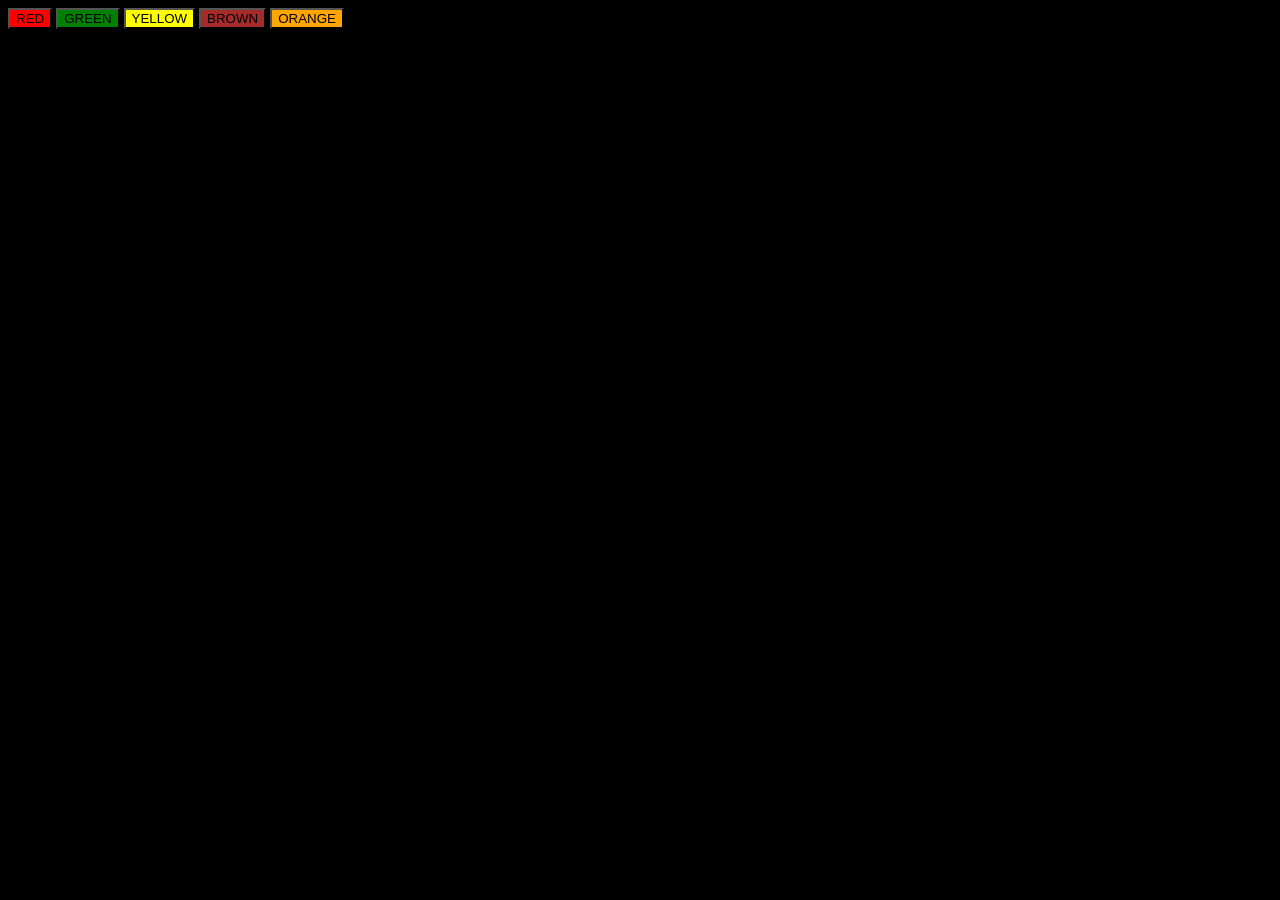
<file: BG-Color Changer/index.html>
<!DOCTYPE html>
<html lang="en">
<head>
    <meta charset="UTF-8">
    <meta name="viewport" content="width=device-width, initial-scale=1.0">
    <title>BG-Color Changer</title>
</head>
<body style="background-color: black;">
    <div id="parent">

        <button  id="red" style="background-color:red;">RED</button>
        <button id="GREEN" style="background-color:GREEN;">GREEN</button>
        <button id="yellow" style="background-color:yellow;">YELLOW</button>
        <button id="BROWN" style="background-color:BROWN;">BROWN</button>
        <button id="ORANGE" style="background-color:ORANGE;">ORANGE</button>


        


    </div>
    <script src="index.js"></script>
</body>

</html>
</file>
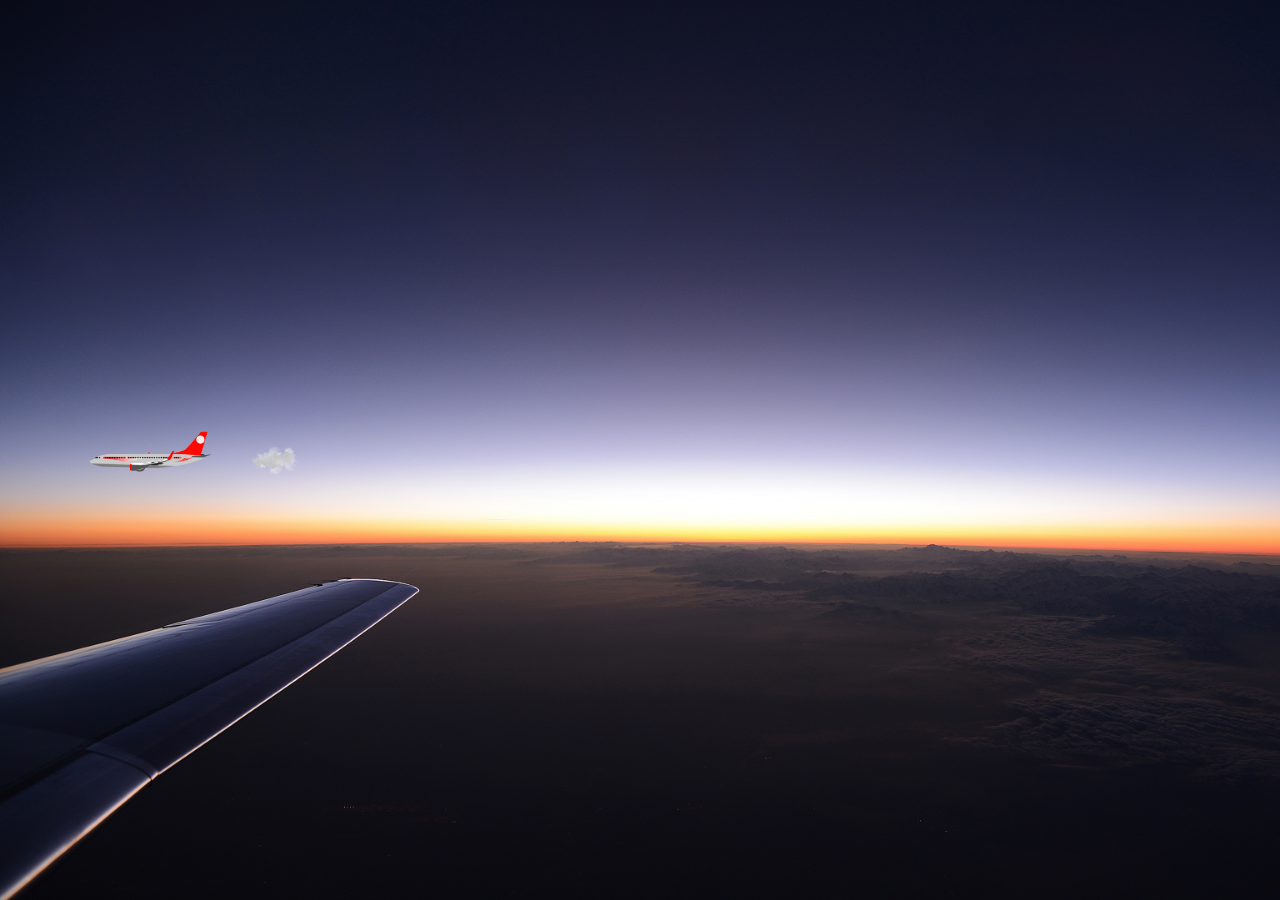
<file: Flying jett/index.html>
<!DOCTYPE html>
<html lang="en">

<head>
    <meta charset="UTF-8">
    <meta name="viewport" content="width=device-width, initial-scale=1.0">
    <title>Flying Jet</title>
    <link rel="stylesheet" href="style.css">
    <script src="script.js"> </script>
    
</head>

<body>

    <div class="container">
        <div class="sky">

            <div class="fly">
                <img class="aeroplane" src="Aeroplane-PNG-Clipart.png" alt="">
                <img class="smoke" src="Heat-Smoke-Culinary-Art-PNG.png" alt="">

            </div>

        </div>

    </div>

    
 
</body>


</html>
</file>
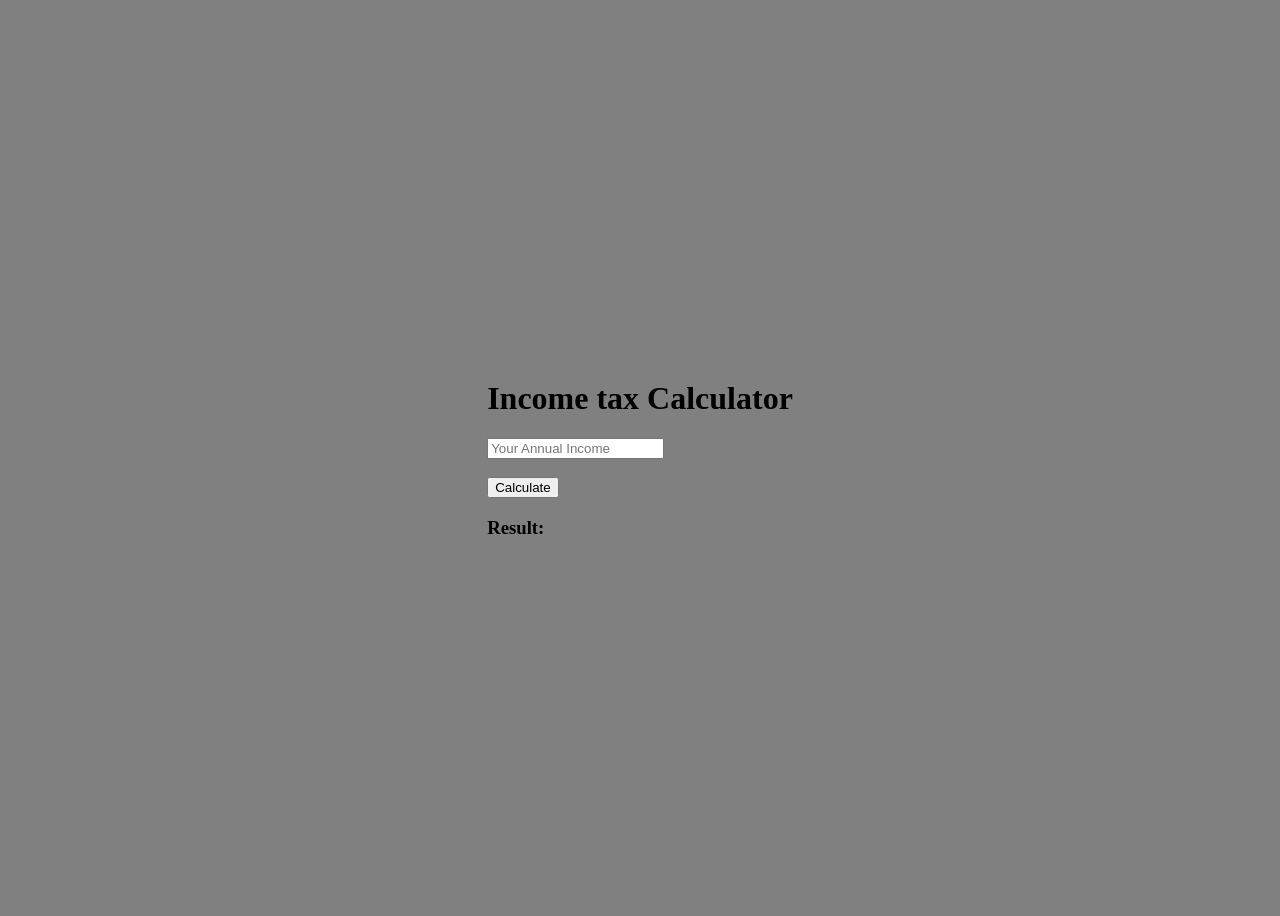
<file: Income Tax Calculator/index.html>
<!DOCTYPE html>
<html lang="en">
<head>
    <meta charset="UTF-8">
    <meta name="viewport" content="width=device-width, initial-scale=1.0">
    <title>Income Tax Calculator</title>
</head>
<body style="background-color: grey; display: flex; justify-content:center ;align-items: center; height: 100vh;">

        <div>

            <h1>Income tax Calculator</h1>
            <form action="">

                <label for="income"></label>
                <input type="text" id="income" name="income" placeholder="Your Annual Income"/>
                <br><br>
                <input type="submit" value="Calculate"/>

                <h3>Result:</h3>

            
            </form>

        </div>







    
</body>
<script src="javascript.js"></script>
</html>
</file>
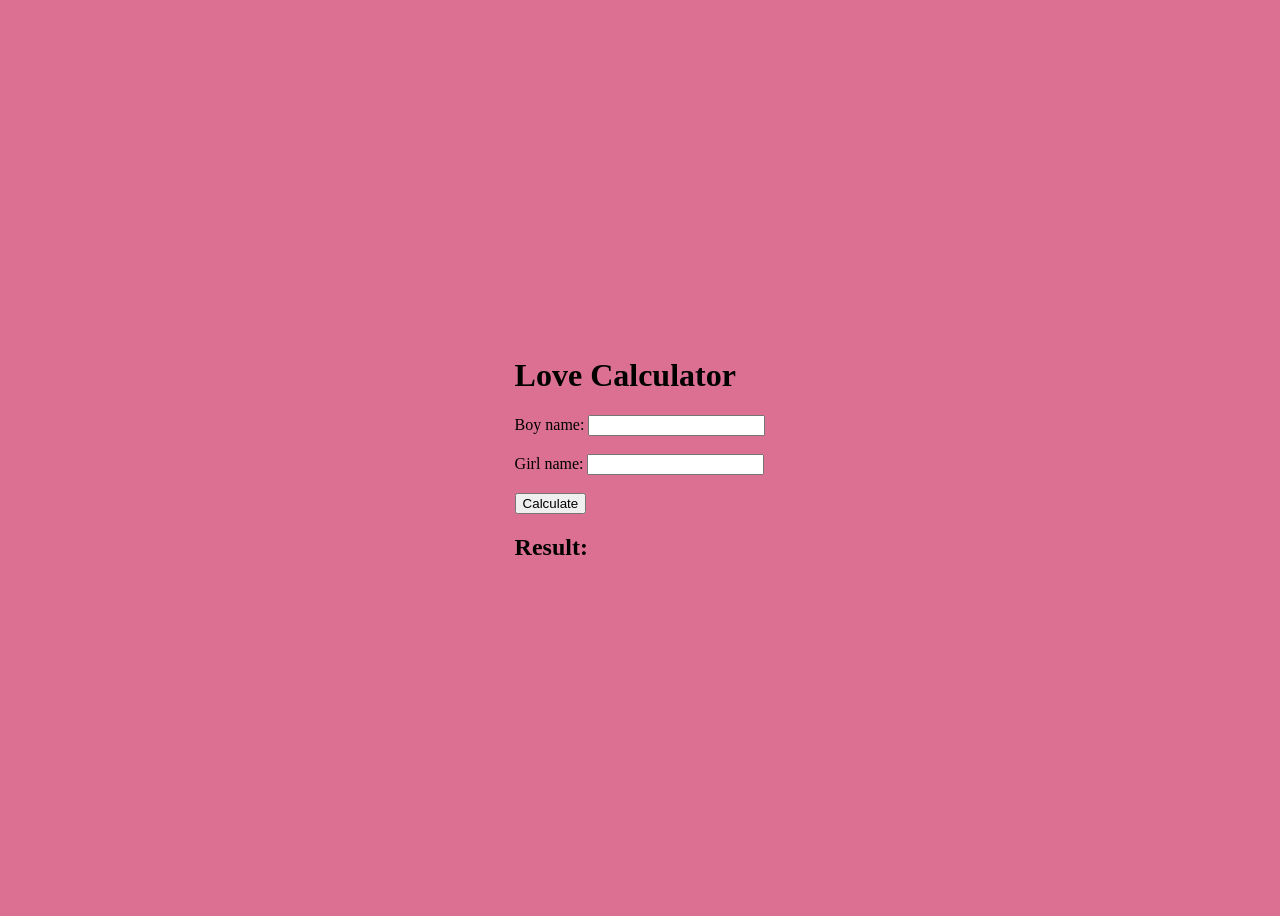
<file: Love Calculator/index.html>
<!DOCTYPE html>
<html lang="en">
<head>
    <meta charset="UTF-8">
    <meta name="viewport" content="width=device-width, initial-scale=1.0">
    <title>Love Calculator</title>
</head>
<body style="background-color: palevioletred; display: flex; justify-content:center ;align-items: center; height: 100vh;">



<div >
    <h1>Love Calculator</h1>
    <form action="">

        <label for="boy">Boy name:</label>
        <input type="text" name="boy" id="boy" required>
            <br><br>
        <label for="girl">Girl name:</label>
        <input type="text" name="girl" id="girl" required >
        <br><br>
        <input type="submit" value="Calculate">

        <h2>Result:</h2>
    </form>

</div>


   <script src="script.js"></script> 
</body>
</html>
</file>
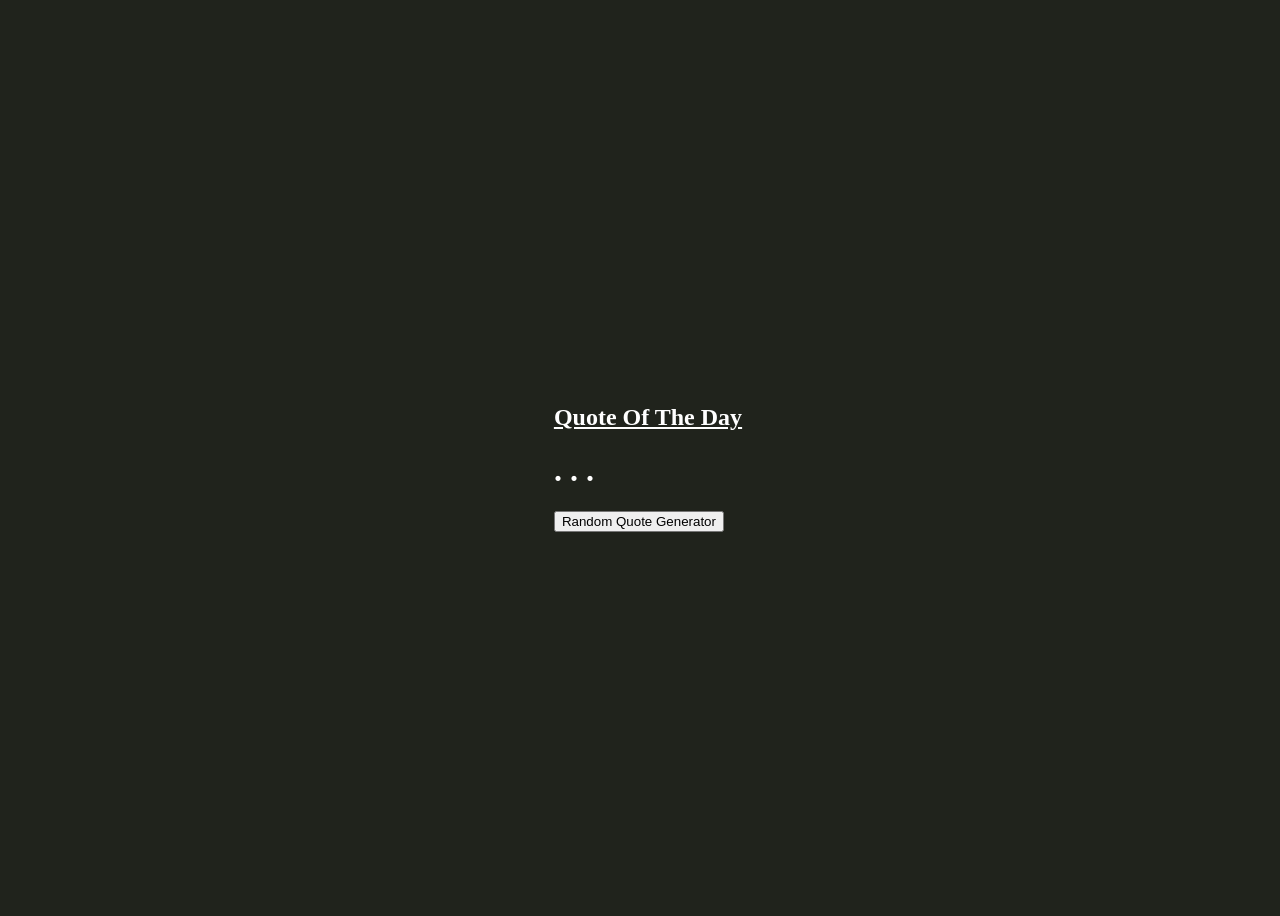
<file: Quotes of Day/index.html>
<!DOCTYPE html>
<html lang="en">
<head>
    <meta charset="UTF-8">
    <meta name="viewport" content="width=device-width, initial-scale=1.0">
    <title>Quote Generator</title>
    <style>
        body{
            display: flex;
            justify-content: center;
            align-items: center;
            background-color: rgb(32, 35, 28);
            
           
            
           
            width: 100vw;
            height: 100vh;
            

        } 
        h2,h1{
            color: white;
          
            
            

        } 


    </style>
</head>
<body>
    <div>

    <h2 > <u> Quote Of The Day </u></h2>
    <h1>. . .</h1>
    <button>Random Quote Generator</button>
  

    </div>
    <script src="index.js"></script>
</body>
</html>
</file>
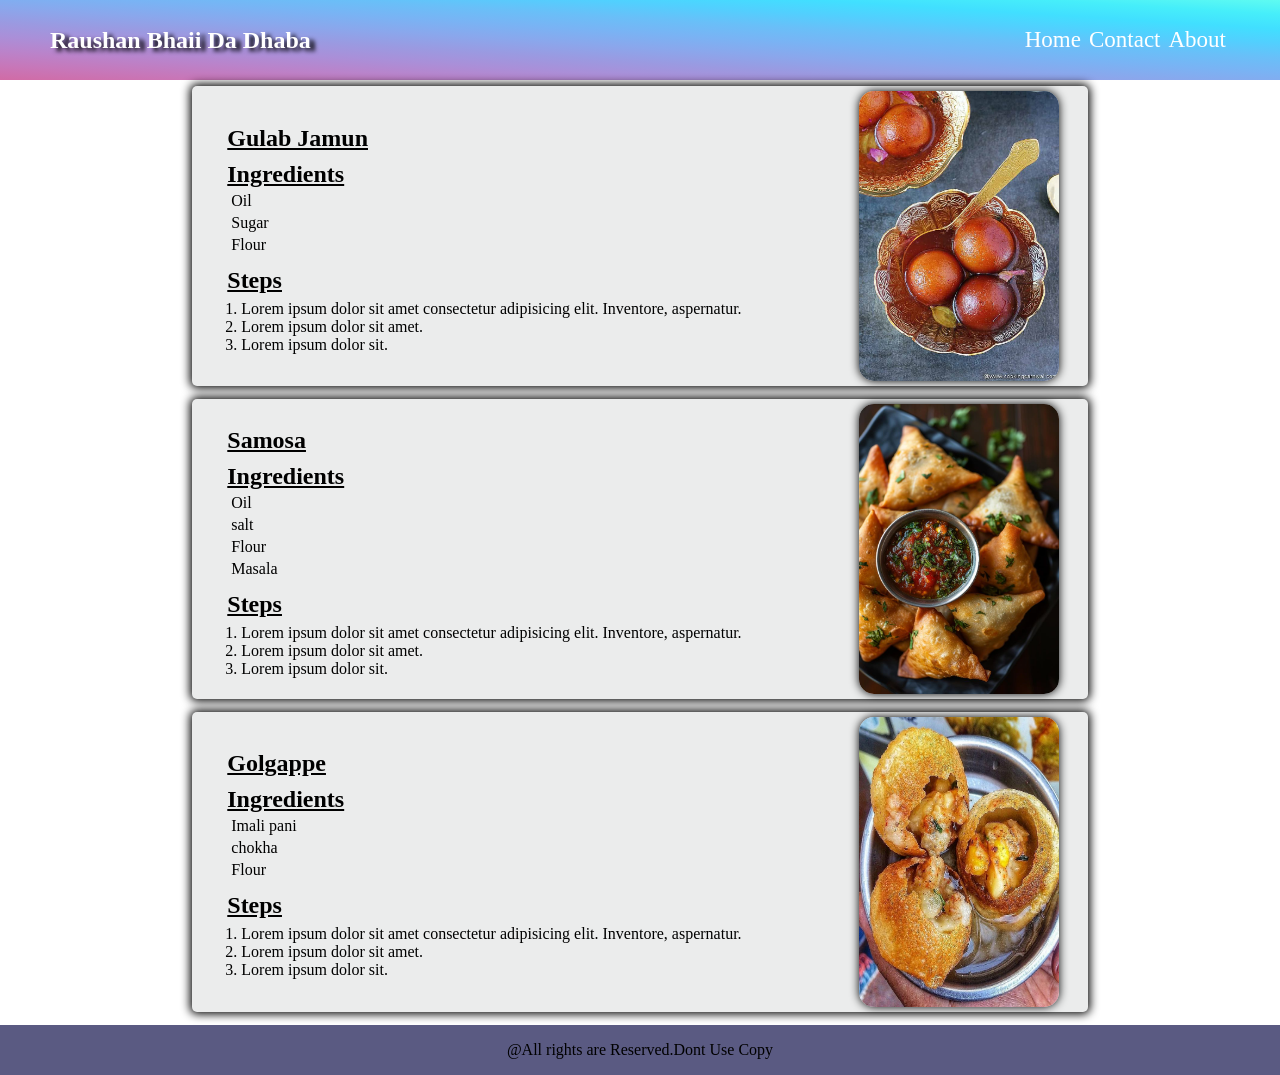
<file: Recipe Project/index.html>
<!DOCTYPE html>
<html lang="en">
<head>
    <meta charset="UTF-8">
    <meta name="viewport" content="width=device-width, initial-scale=1.0">
    <title>Recipe Project</title>
    <link rel="stylesheet" href="styles.css">
</head>
<body>

    <header>
        <nav class="Container">
            <div>
                <h1>Raushan Bhaii Da Dhaba</h1>
            </div>
            <div>
                <ul class="navList">
                <li class="navitems"><a href="#">Home</a></li>
                <li class="navitems"><a href="#">Contact </a></li>
                <li class="navitems"><a href="#">About </a></li>
                </ul>

            </div>

        </nav>





    </header>
    <main>
        <div class="items" id="items1">
            <div class="leftbox">
                <div class="info"><h2>Gulab Jamun</h2></div>
                <div class="info"><h2>Ingredients</h2>
                <div ><ul>
                    <li>Oil</li>
                    <li>Sugar</li>
                    <li>Flour</li>
                </ul></div></div>
                
            
                <h2 class="info">Steps</h2>
                <ol class="steps">
                    <li>Lorem ipsum dolor sit amet consectetur adipisicing elit. Inventore, aspernatur.</li>
                <li>Lorem ipsum dolor sit amet.</li>
                <li>Lorem ipsum dolor sit.</li></ol>
            </div>
            <div class="rightbox"></div>
            <img src="Gulab Jamun recipe (with Mawa_khoya) - Cooking Carnival.jpg" alt="Gulab Jamun img">
                


        </div>

        <div class="items" id="items1">
            <div class="leftbox">
                <div class="info"><h2>Samosa</h2></div>
                <div class="info"><h2>Ingredients</h2>
                <div ><ul>
                    <li>Oil</li>
                    <li>salt</li>
                    <li>Flour</li>
                    <li>Masala</li>
                </ul></div></div>
                
            
                <h2 class="info">Steps</h2>
                <ol class="steps">
                    <li>Lorem ipsum dolor sit amet consectetur adipisicing elit. Inventore, aspernatur.</li>
                <li>Lorem ipsum dolor sit amet.</li>
                <li>Lorem ipsum dolor sit.</li></ol>
            </div>
            <div class="rightbox"></div>
            <img src="SAMOSA INDIA.jpg" alt="samosa img">
                


        </div>
        <div class="items" id="items3">
            <div class="leftbox">
                <div class="info"><h2>Golgappe</h2></div>
                <div class="info"><h2>Ingredients</h2>
                <div ><ul>
                    <li>Imali pani</li>
                    <li>chokha</li>
                    <li>Flour</li>
                </ul></div></div>
                
            
                <h2 class="info">Steps</h2>
                <ol class="steps">
                    <li>Lorem ipsum dolor sit amet consectetur adipisicing elit. Inventore, aspernatur.</li>
                <li>Lorem ipsum dolor sit amet.</li>
                <li>Lorem ipsum dolor sit.</li></ol>
            </div>
            <div class="rightbox"></div>
            <img src="Golgappe Panipuri Photography.jpg" alt="Gulab Jamun img">
                


        </div>


       

    </main>

    <footer>
        <p id="foot">@All rights are Reserved.Dont Use Copy</p>

    </footer>
    
</body>
</html>
</file>
<file: Flying jett/style.css>
*{
    margin: 0;
    padding: 0;
}
body{
    overflow: hidden;
}

.sky{
    width: 100vw;
    height: 100vh;
    background-image: url(youtube\ .Sheri\ sk\ \(208\).jpg);
    background-size: cover;
    display: flex;
   

}
.fly{
    position: absolute;
    top: 400px;
    width: 300px;
    height: 100px;
    /* background-color: #663232; */
    display: flex;
    justify-content: space-evenly;
    align-items: center;
    animation: flyingjet 8s 0s linear infinite;
}

.aeroplane {
    height: 50px;
    width: auto;
   
} 

.smoke{
    /* background-image: url(Heat-Smoke-Culinary-Art-PNG.png); */
    transform: rotate(90deg);
    height: 50px;
    
    position: absolute;

    bottom: 15px;
    left: 260px;
   
   
   
}

@keyframes flyingjet {

    0%{
        right:-20%;

    }
    100%{
        right:120%;
    }
    
}
</file>
<file: Recipe Project/styles.css>
*{
margin: 0;
padding: 0;
box-sizing: border-box;
scrollbar-width: none;
}

.Container{
    width: 100vw;
    height: 80px;
   background-image: linear-gradient(to right top, #d16ba5, #c777b9, #ba83ca, #aa8fd8, #9a9ae1, #8aa7ec, #79b3f4, #69bff8, #52cffe, #41dfff, #46eefa, #5ffbf1);

   display: flex;
   justify-content: space-between;
   align-items: center;

}

.Container div{
    margin-left:50px ;
    margin-right:50px ;
    
}
ul li{
    list-style: none;
    margin: 4px;
}
.navList{
    display: flex;
    justify-content: space-around;
}
a{color: white;
text-decoration: none;
font-size: 23px;}


h1{
    color: white;
    text-shadow: 5px 3px 4px black;
}
 h1:hover{
    color: rgb(236, 223, 199);
    transform: scale(1.05);
    transition:  0.5s ease-out;
}
main{
    margin-top: 0.5%;
}

.items{
    margin:1px 15% 1% 15% ;
    background-color: #ebecec;
    box-shadow:0px 0px 10px 2px black ;
    height: 300px;
    display: flex;
    justify-content: space-around;
    align-items: center;
    border-radius: 5px;
}
img{
    box-shadow: 0px 0px 10px black;
    width: 200px;
    height: 290px;
    margin-top: auto;
    margin-bottom: auto;
    border-radius: 15px;
    
}
.info{
    padding: 3px;
    margin: 3px;
}
.steps{
    margin-left: 20px;

}
h2{text-decoration: underline;}


#foot{display: inline-block;}

footer {
    display: flex;
    background-color: rgb(90, 90, 130);
    height: 50px;
    justify-content: space-evenly;
    align-items: center;

}
img:hover{
    
    transition: 0.5s ease 0.1s;
    transform: scale(1.030);
}

.navitems:hover{

    transform: scale(1.05);
    


}






iframe{

        margin-left :50vw;

}
</file>
